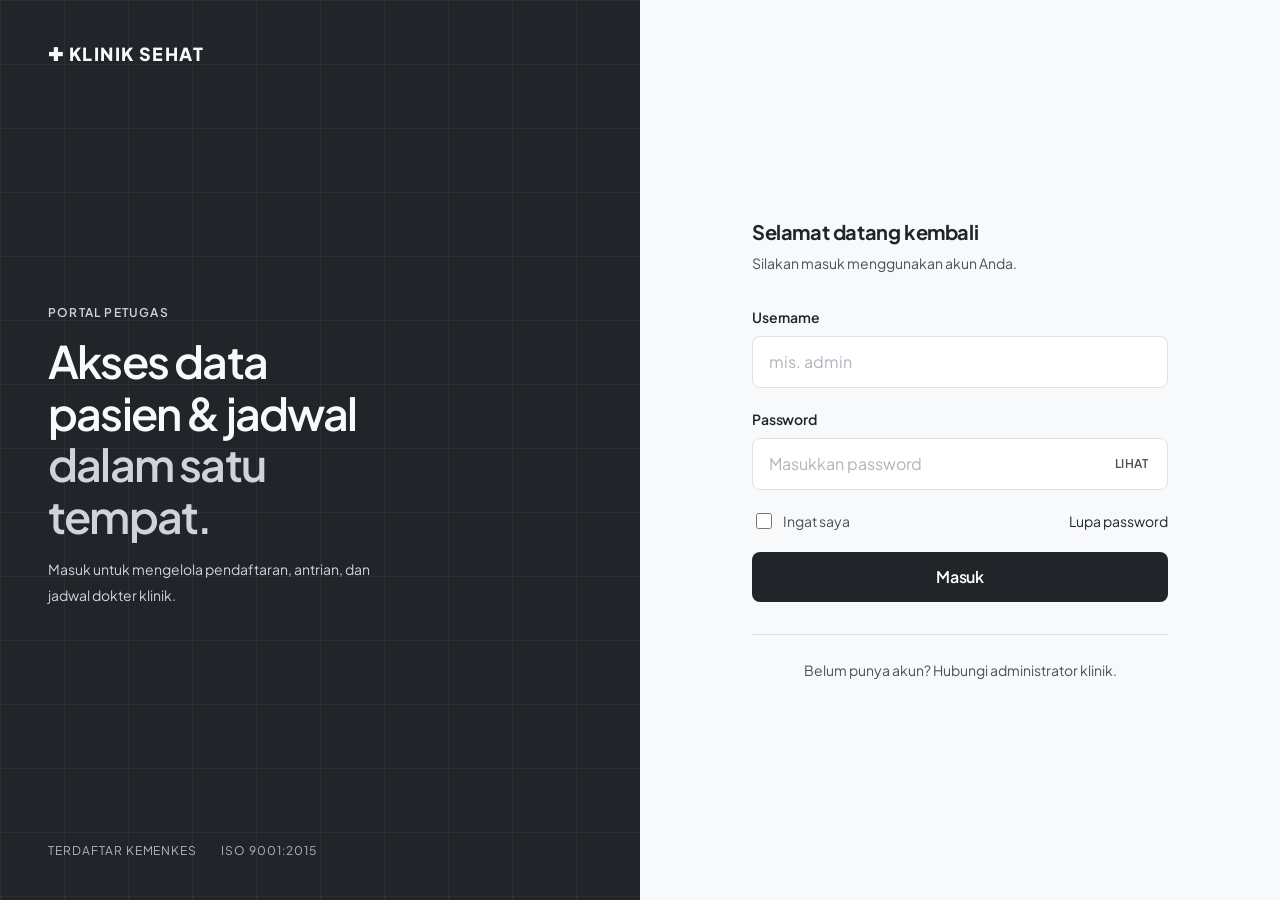
<file: index.html>
<!DOCTYPE html>
<html lang="en">
<head>
    <meta charset="UTF-8">
    <meta name="viewport" content="width=device-width, initial-scale=1.0">
    <title>Login</title>
    <link rel="preconnect" href="https://fonts.googleapis.com">
    <link rel="preconnect" href="https://fonts.gstatic.com" crossorigin>
    <link href="https://fonts.googleapis.com/css2?family=Plus+Jakarta+Sans:wght@400;500;600;700;800&display=swap" rel="stylesheet">
    <link rel="stylesheet" href="assets/css/style.css">
</head>
<body>
    <main class="auth">
        <aside class="auth-brand" aria-label="Informasi Klinik">
            <a href="/" class="auth-logo">✚ KLINIK SEHAT</a>
            <div class="auth-brand-copy">
                <p class="eyebrow">Portal Petugas</p>
                <h2>Akses data pasien &amp; jadwal <em>dalam satu tempat.</em></h2>
                <p>Masuk untuk mengelola pendaftaran, antrian, dan jadwal dokter klinik.</p>
            </div>
            <div class="auth-brand-meta">
                <span>Terdaftar Kemenkes</span>
                <span>ISO 9001:2015</span>
            </div>
        </aside>

        <section class="auth-main">
            <div class="auth-card">
                <header class="auth-header">
                    <h1>Selamat datang kembali</h1>
                    <p>Silakan masuk menggunakan akun Anda.</p>
                </header>
                
                <form class="auth-form" id="loginForm" novalidate>
                    <div class="form-alert" id="formAlert" role="alert"></div>

                    <div class="form-field">
                        <label for="username">Username</label>
                        <input type="text" id="username" name="username" placeholder="mis. admin" autocomplete="username" required>
                        <p class="form-error">Username wajib diisi.</p>
                    </div>

                    <div class="form-field">
                        <label for="password">Password</label>
                        <div class="password-wrap">
                            <input type="password" id="password" name="password" placeholder="Masukkan password" autocomplete="current-password" required>
                            <button type="button" class="password-toggle" id="passwordToggle" aria-label="Tampilkan password">LIHAT</button>
                        </div>
                        <p class="form-error">Password wajib diisi.</p>
                    </div>

                    <div class="form-row">
                        <label class="checkbox">
                            <input type="checkbox" name="remember">
                            Ingat saya
                        </label>
                        <a href="#">Lupa password</a>
                    </div>

                    <button type="submit" class="btn-primary" id="submitBtn">Masuk</button>
                </form>

                <p class="auth-footnote">Belum punya akun? Hubungi administrator klinik.</p>
            </div>
        </section>
    </main>
    <script type="module" src="js/login/main.js"></script>
</body>
</html>
</file>
<file: assets/css/style.css>
@import url(global.css);
@import url(login.css);
@import url(component.css);
</file>
